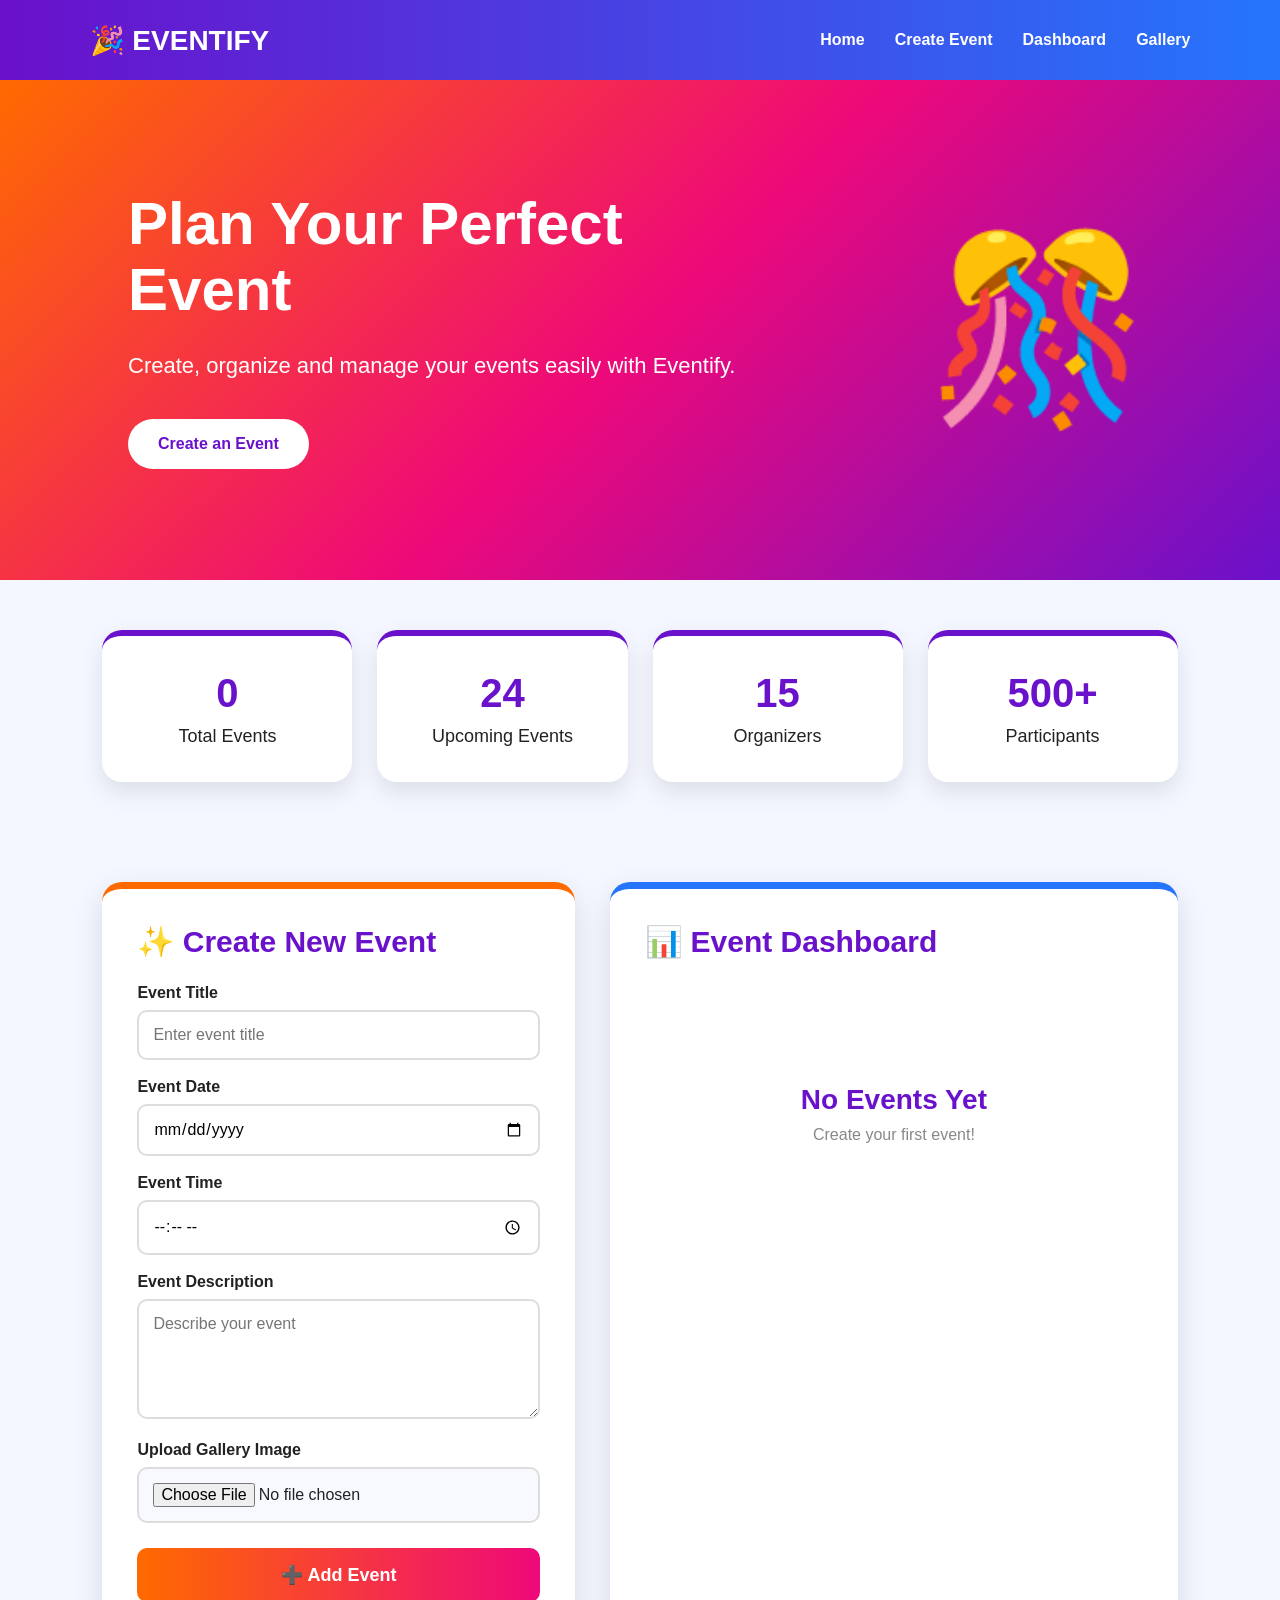
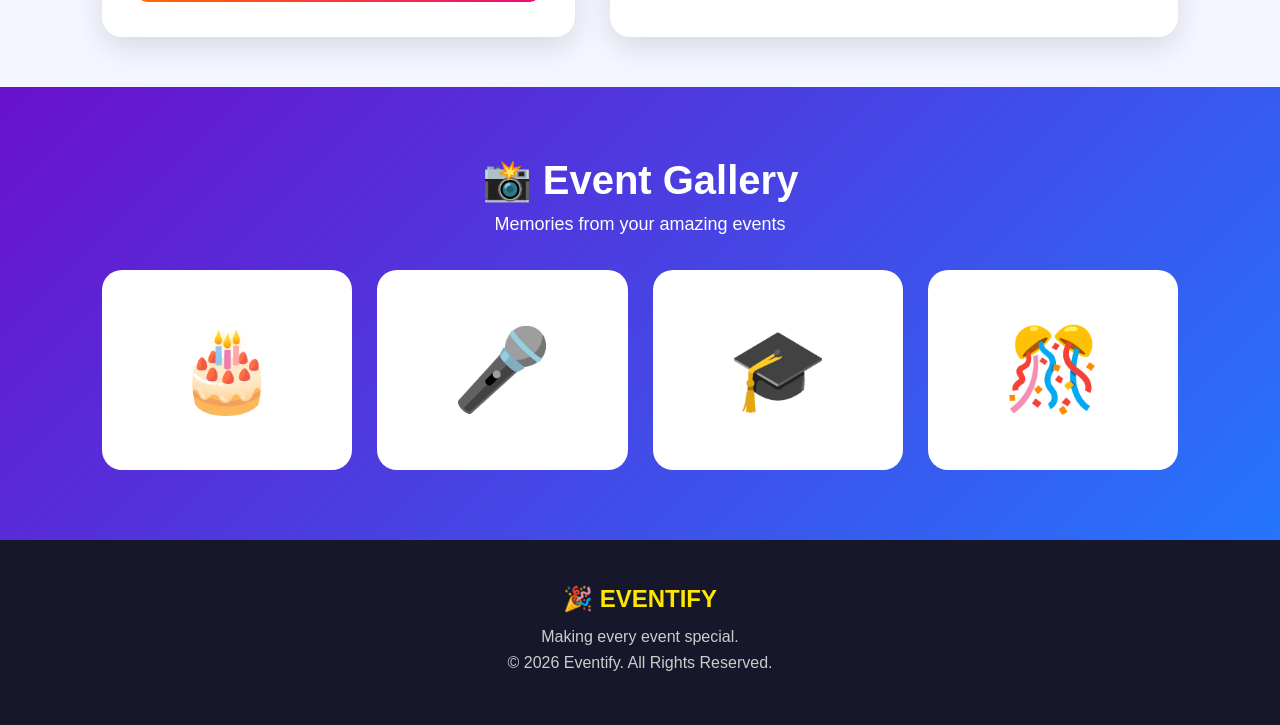
<file: index.html>
<!DOCTYPE html>
<html lang="en">
<head>
    <meta charset="UTF-8">
    <meta name="viewport" content="width=device-width, initial-scale=1.0">

    <title>Eventify - Event Organization</title>

    <link rel="stylesheet" href="style.css">
</head>

<body>

    <!-- Header -->
    <header>
        <div class="logo">🎉 EVENTIFY</div>

        <nav>
            <a href="#home">Home</a>
            <a href="#create">Create Event</a>
            <a href="#dashboard">Dashboard</a>
            <a href="#gallery">Gallery</a>
        </nav>
    </header>


    <!-- Hero Section -->
    <section class="hero" id="home">

        <div class="hero-text">
            <h1>Plan Your Perfect Event</h1>

            <p>
                Create, organize and manage your events
                easily with Eventify.
            </p>

            <a href="#create" class="hero-btn">
                Create an Event
            </a>
        </div>

        <div class="hero-image">
            🎊
        </div>

    </section>


    <!-- Statistics -->
    <section class="stats">

        <div class="stat-card">
            <h2 id="eventCount">0</h2>
            <p>Total Events</p>
        </div>

        <div class="stat-card">
            <h2>24</h2>
            <p>Upcoming Events</p>
        </div>

        <div class="stat-card">
            <h2>15</h2>
            <p>Organizers</p>
        </div>

        <div class="stat-card">
            <h2>500+</h2>
            <p>Participants</p>
        </div>

    </section>


    <!-- Create Event & Dashboard -->
    <section class="main-section" id="create">

        <!-- Create Event Form -->
        <div class="form-box">

            <h2>✨ Create New Event</h2>

            <label for="title">Event Title</label>
            <input
                type="text"
                id="title"
                placeholder="Enter event title"
            >

            <label for="date">Event Date</label>
            <input
                type="date"
                id="date"
            >

            <label for="time">Event Time</label>
            <input
                type="time"
                id="time"
            >

            <label for="description">Event Description</label>
            <textarea
                id="description"
                placeholder="Describe your event"
            ></textarea>

            <label for="galleryImage">Upload Gallery Image</label>
            <input
                type="file"
                id="galleryImage"
                accept="image/*"
            >

            <button type="button" onclick="addEvent()">
                ➕ Add Event
            </button>

        </div>


        <!-- Dashboard -->
        <div class="dashboard" id="dashboard">

            <h2>📊 Event Dashboard</h2>

            <div id="eventList">

                <div class="empty">
                    <h3>No Events Yet</h3>
                    <p>Create your first event!</p>
                </div>

            </div>

        </div>

    </section>


    <!-- Gallery -->
    <section class="gallery-section" id="gallery">

        <h2>📸 Event Gallery</h2>

        <p>
            Memories from your amazing events
        </p>

        <div class="gallery-grid">

            <div class="gallery-item">🎂</div>
            <div class="gallery-item">🎤</div>
            <div class="gallery-item">🎓</div>
            <div class="gallery-item">🎊</div>

        </div>

    </section>


    <!-- Footer -->
    <footer>

        <h2>🎉 EVENTIFY</h2>

        <p>
            Making every event special.
        </p>

        <p>
            &copy; 2026 Eventify. All Rights Reserved.
        </p>

    </footer>


    <!-- JavaScript -->
    <script src="script.js"></script>

</body>
</html>
</file>
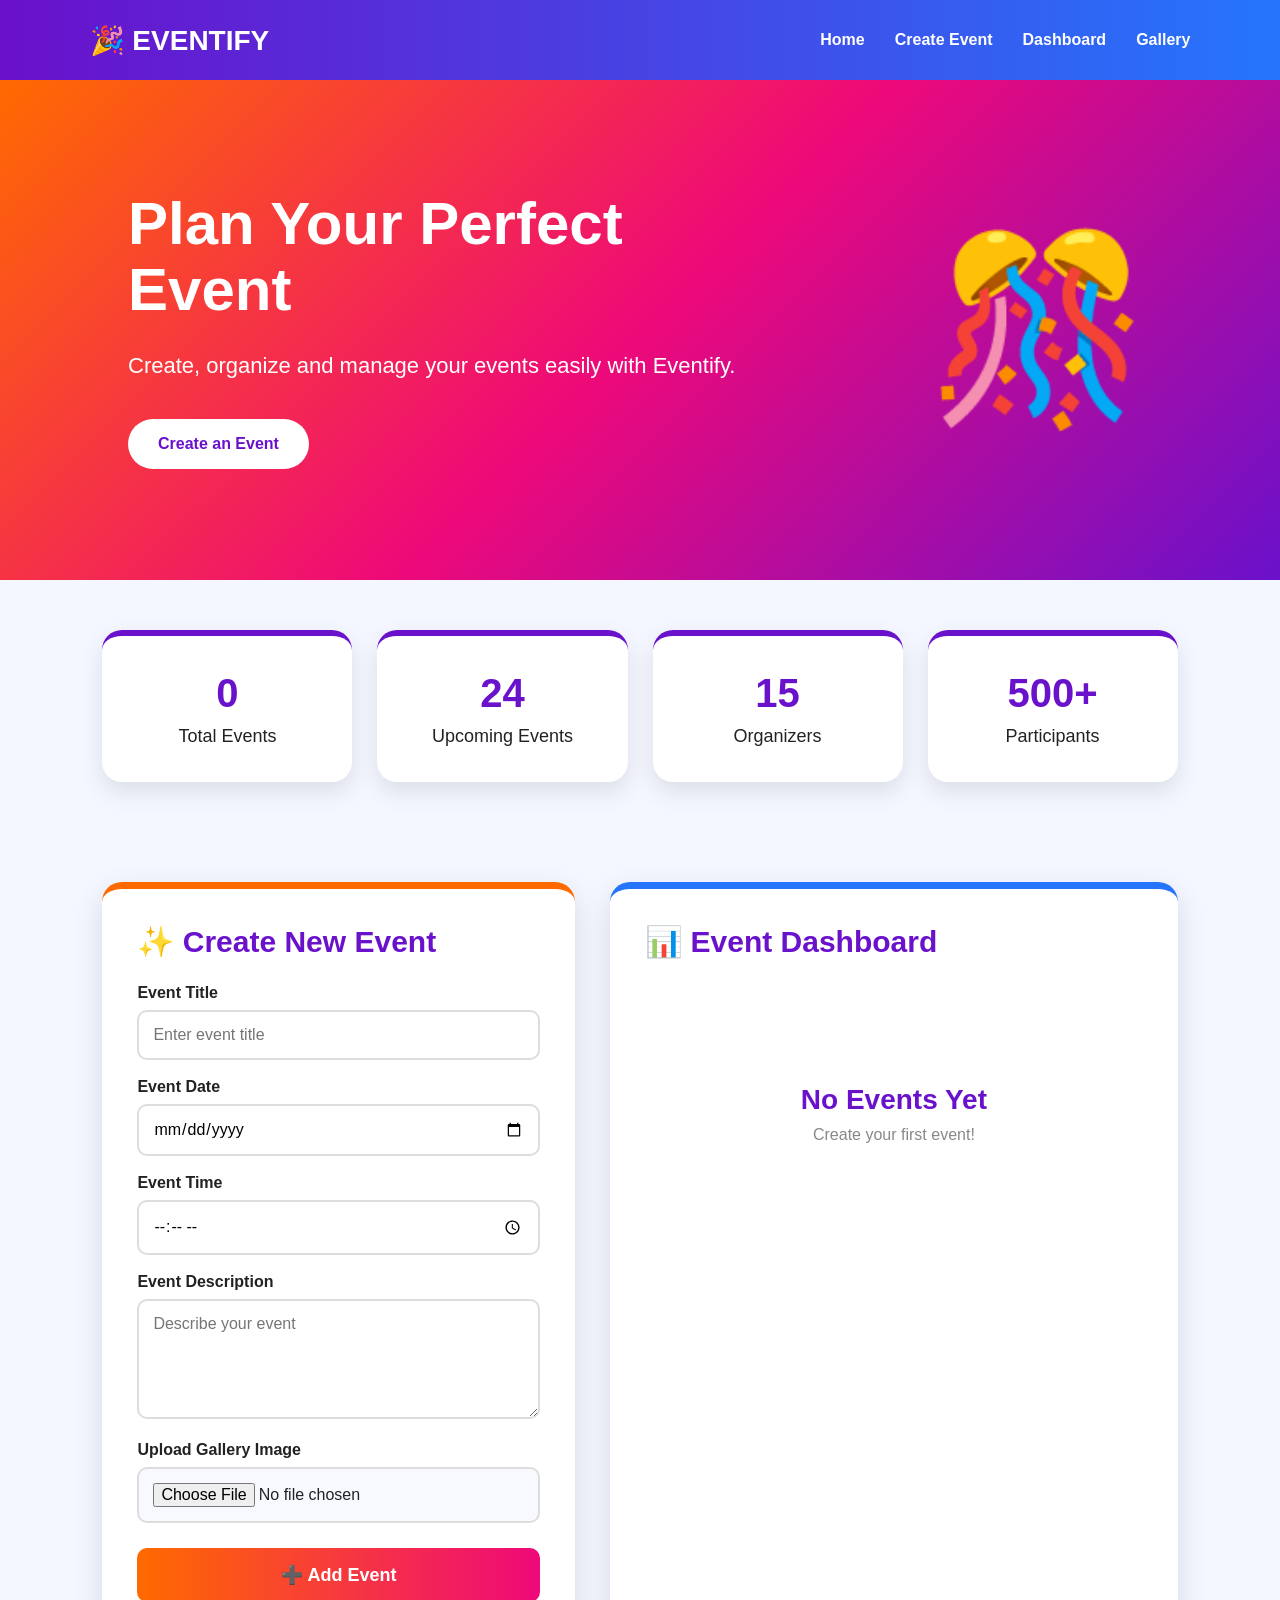
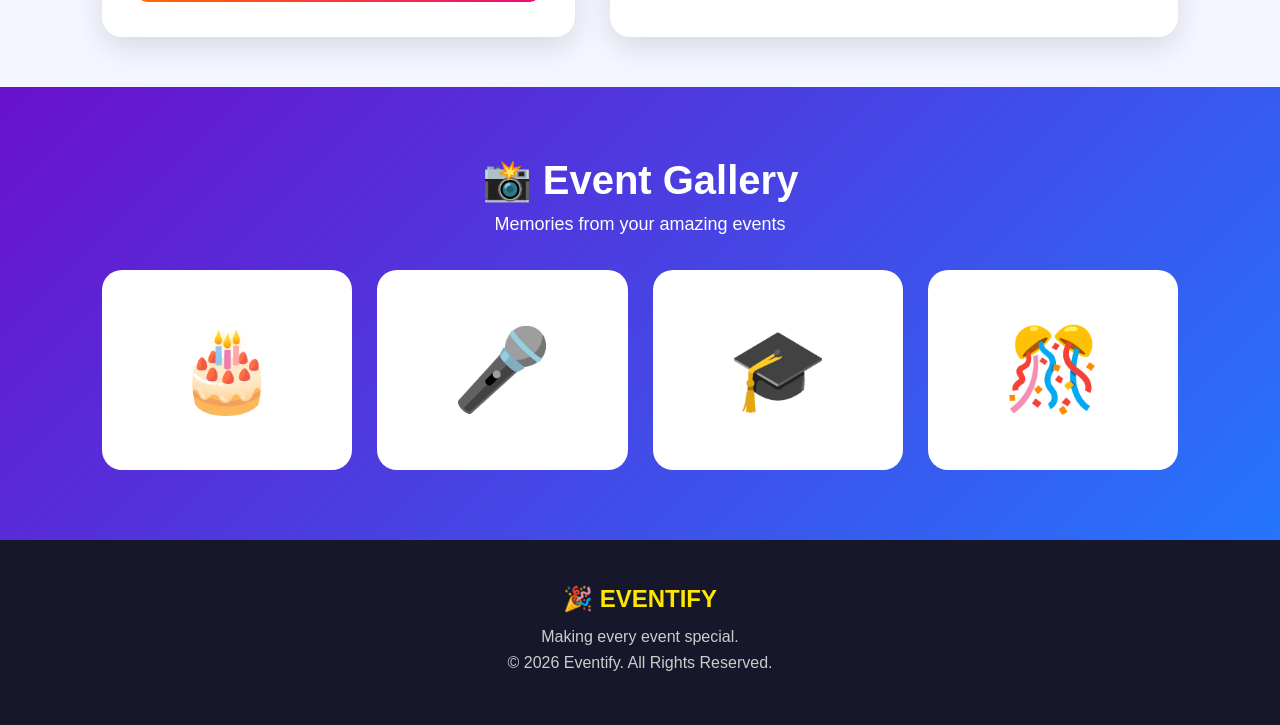
<file: start.html>
<!DOCTYPE html>
<html lang="en">
<head>
    <meta charset="UTF-8">
    <meta name="viewport" content="width=device-width, initial-scale=1.0">

    <title>Eventify - Event Organization</title>

    <link rel="stylesheet" href="style.css">
</head>

<body>

    <!-- Header -->
    <header>
        <div class="logo">🎉 EVENTIFY</div>

        <nav>
            <a href="#home">Home</a>
            <a href="#create">Create Event</a>
            <a href="#dashboard">Dashboard</a>
            <a href="#gallery">Gallery</a>
        </nav>
    </header>


    <!-- Hero Section -->
    <section class="hero" id="home">

        <div class="hero-text">
            <h1>Plan Your Perfect Event</h1>

            <p>
                Create, organize and manage your events
                easily with Eventify.
            </p>

            <a href="#create" class="hero-btn">
                Create an Event
            </a>
        </div>

        <div class="hero-image">
            🎊
        </div>

    </section>


    <!-- Statistics -->
    <section class="stats">

        <div class="stat-card">
            <h2 id="eventCount">0</h2>
            <p>Total Events</p>
        </div>

        <div class="stat-card">
            <h2>24</h2>
            <p>Upcoming Events</p>
        </div>

        <div class="stat-card">
            <h2>15</h2>
            <p>Organizers</p>
        </div>

        <div class="stat-card">
            <h2>500+</h2>
            <p>Participants</p>
        </div>

    </section>


    <!-- Create Event & Dashboard -->
    <section class="main-section" id="create">

        <!-- Create Event Form -->
        <div class="form-box">

            <h2>✨ Create New Event</h2>

            <label for="title">Event Title</label>
            <input
                type="text"
                id="title"
                placeholder="Enter event title"
            >

            <label for="date">Event Date</label>
            <input
                type="date"
                id="date"
            >

            <label for="time">Event Time</label>
            <input
                type="time"
                id="time"
            >

            <label for="description">Event Description</label>
            <textarea
                id="description"
                placeholder="Describe your event"
            ></textarea>

            <label for="galleryImage">Upload Gallery Image</label>
            <input
                type="file"
                id="galleryImage"
                accept="image/*"
            >

            <button type="button" onclick="addEvent()">
                ➕ Add Event
            </button>

        </div>


        <!-- Dashboard -->
        <div class="dashboard" id="dashboard">

            <h2>📊 Event Dashboard</h2>

            <div id="eventList">

                <div class="empty">
                    <h3>No Events Yet</h3>
                    <p>Create your first event!</p>
                </div>

            </div>

        </div>

    </section>


    <!-- Gallery -->
    <section class="gallery-section" id="gallery">

        <h2>📸 Event Gallery</h2>

        <p>
            Memories from your amazing events
        </p>

        <div class="gallery-grid">

            <div class="gallery-item">🎂</div>
            <div class="gallery-item">🎤</div>
            <div class="gallery-item">🎓</div>
            <div class="gallery-item">🎊</div>

        </div>

    </section>


    <!-- Footer -->
    <footer>

        <h2>🎉 EVENTIFY</h2>

        <p>
            Making every event special.
        </p>

        <p>
            &copy; 2026 Eventify. All Rights Reserved.
        </p>

    </footer>


    <!-- JavaScript -->
    <script src="script.js"></script>

</body>
</html>
</file>
<file: style.css>
/* =========================
   GLOBAL STYLES
========================= */

* {
    margin: 0;
    padding: 0;
    box-sizing: border-box;
}

html {
    scroll-behavior: smooth;
}

body {
    font-family: Arial, sans-serif;
    background: #f4f7ff;
    color: #222;
}


/* =========================
   HEADER
========================= */

header {
    min-height: 80px;
    background: linear-gradient(90deg, #6a11cb, #2575fc);
    color: white;

    display: flex;
    align-items: center;
    justify-content: space-between;

    padding: 20px 7%;

    position: sticky;
    top: 0;
    z-index: 1000;
}

.logo {
    font-size: 28px;
    font-weight: bold;
}

nav {
    display: flex;
    align-items: center;
}

nav a {
    color: white;
    text-decoration: none;
    margin-left: 30px;
    font-weight: bold;
    transition: 0.3s;
}

nav a:hover {
    color: #ffe600;
}


/* =========================
   HERO SECTION
========================= */

.hero {
    min-height: 500px;

    background: linear-gradient(
        135deg,
        #ff6a00,
        #ee0979,
        #6a11cb
    );

    color: white;

    display: flex;
    align-items: center;
    justify-content: space-between;

    padding: 60px 10%;
}

.hero-text {
    max-width: 650px;
}

.hero-text h1 {
    font-size: 60px;
    margin-bottom: 25px;
    line-height: 1.1;
}

.hero-text p {
    font-size: 22px;
    margin-bottom: 35px;
    line-height: 1.6;
}

.hero-btn {
    display: inline-block;

    background: white;
    color: #6a11cb;

    padding: 16px 30px;

    border-radius: 30px;

    text-decoration: none;
    font-weight: bold;

    transition: 0.3s;
}

.hero-btn:hover {
    transform: scale(1.05);
    background: #ffe600;
}

.hero-image {
    font-size: 180px;
}


/* =========================
   STATISTICS
========================= */

.stats {
    display: grid;
    grid-template-columns: repeat(4, 1fr);

    gap: 25px;

    padding: 50px 8%;
}

.stat-card {
    background: white;

    padding: 35px 20px;

    text-align: center;

    border-radius: 20px;

    box-shadow: 0 10px 25px rgba(0, 0, 0, 0.1);

    border-top: 6px solid #6a11cb;

    transition: 0.3s;
}

.stat-card:hover {
    transform: translateY(-5px);
}

.stat-card h2 {
    font-size: 40px;
    color: #6a11cb;
}

.stat-card p {
    margin-top: 10px;
    font-size: 18px;
}


/* =========================
   MAIN SECTION
========================= */

.main-section {
    display: grid;
    grid-template-columns: 1fr 1.2fr;

    gap: 35px;

    padding: 50px 8%;
}


/* =========================
   FORM
========================= */

.form-box {
    background: white;

    padding: 35px;

    border-radius: 20px;

    box-shadow: 0 10px 30px rgba(0, 0, 0, 0.12);

    border-top: 7px solid #ff6a00;
}

.form-box h2,
.dashboard h2 {
    color: #6a11cb;
    font-size: 30px;
    margin-bottom: 25px;
}

label {
    display: block;

    font-weight: bold;

    margin-top: 18px;
    margin-bottom: 8px;
}

input,
textarea {
    width: 100%;

    padding: 14px;

    border: 2px solid #ddd;

    border-radius: 10px;

    font-size: 16px;

    outline: none;

    font-family: inherit;
}

input:focus,
textarea:focus {
    border-color: #6a11cb;
}

textarea {
    height: 120px;
    resize: vertical;
}


/* FILE INPUT */

input[type="file"] {
    background: #f8f9ff;
    cursor: pointer;
}


/* BUTTON */

button {
    width: 100%;

    padding: 16px;

    margin-top: 25px;

    border: none;

    border-radius: 10px;

    background: linear-gradient(
        90deg,
        #ff6a00,
        #ee0979
    );

    color: white;

    font-size: 18px;

    font-weight: bold;

    cursor: pointer;

    transition: 0.3s;
}

button:hover {
    transform: translateY(-3px);

    box-shadow: 0 8px 20px rgba(238, 9, 121, 0.3);
}


/* =========================
   DASHBOARD
========================= */

.dashboard {
    background: white;

    padding: 35px;

    border-radius: 20px;

    box-shadow: 0 10px 30px rgba(0, 0, 0, 0.12);

    border-top: 7px solid #2575fc;

    min-height: 500px;
}


/* =========================
   EVENT CARD
========================= */

.event-card {
    background: linear-gradient(
        135deg,
        #ffffff,
        #f0f4ff
    );

    border-radius: 15px;

    padding: 20px;

    margin-bottom: 20px;

    border-left: 6px solid #ee0979;

    box-shadow: 0 5px 15px rgba(0, 0, 0, 0.08);

    transition: 0.3s;
}

.event-card:hover {
    transform: translateY(-3px);
}

.event-card h3 {
    color: #ee0979;

    font-size: 25px;

    margin-bottom: 12px;
}

.event-card p {
    margin: 8px 0;
    font-size: 16px;
}

.event-card img {
    width: 100%;

    height: 220px;

    object-fit: cover;

    border-radius: 12px;

    margin-top: 15px;
}


/* DELETE BUTTON */

.delete-btn {
    background: #e63946;

    margin-top: 15px;
}

.delete-btn:hover {
    background: #b91c1c;

    box-shadow: none;
}


/* =========================
   EMPTY DASHBOARD
========================= */

.empty {
    text-align: center;

    padding: 100px 20px;

    color: #888;
}

.empty h3 {
    font-size: 28px;

    color: #6a11cb;

    margin-bottom: 10px;
}


/* =========================
   GALLERY
========================= */

.gallery-section {
    text-align: center;

    padding: 70px 8%;

    background: linear-gradient(
        135deg,
        #6a11cb,
        #2575fc
    );

    color: white;
}

.gallery-section h2 {
    font-size: 40px;
    margin-bottom: 10px;
}

.gallery-section p {
    font-size: 18px;
    margin-bottom: 35px;
}

.gallery-grid {
    display: grid;

    grid-template-columns: repeat(4, 1fr);

    gap: 25px;
}

.gallery-item {
    height: 200px;

    background: white;

    border-radius: 20px;

    display: flex;
    justify-content: center;
    align-items: center;

    font-size: 80px;

    transition: 0.3s;
}

.gallery-item:hover {
    transform: scale(1.05) rotate(2deg);
}


/* =========================
   FOOTER
========================= */

footer {
    background: #17172b;

    color: white;

    text-align: center;

    padding: 45px 20px;
}

footer h2 {
    color: #ffe600;
    margin-bottom: 15px;
}

footer p {
    margin: 8px;
    color: #ccc;
}


/* =========================
   RESPONSIVE - TABLET
========================= */

@media (max-width: 900px) {

    header {
        flex-direction: column;
        gap: 15px;
    }

    nav {
        display: flex;
    }

    nav a {
        margin: 0 10px;
    }

    .hero {
        text-align: center;

        flex-direction: column;

        gap: 30px;

        padding: 60px 7%;
    }

    .hero-text h1 {
        font-size: 45px;
    }

    .stats {
        grid-template-columns: repeat(2, 1fr);
    }

    .main-section {
        grid-template-columns: 1fr;
    }

    .gallery-grid {
        grid-template-columns: repeat(2, 1fr);
    }
}


/* =========================
   RESPONSIVE - MOBILE
========================= */

@media (max-width: 500px) {

    header {
        padding: 15px 5%;
    }

    .logo {
        font-size: 23px;
    }

    nav {
        flex-wrap: wrap;
        justify-content: center;
        gap: 10px;
    }

    nav a {
        margin: 0 5px;
        font-size: 14px;
    }

    .hero {
        min-height: 450px;
        padding: 50px 5%;
    }

    .hero-text h1 {
        font-size: 35px;
    }

    .hero-text p {
        font-size: 18px;
    }

    .hero-image {
        font-size: 100px;
    }

    .stats {
        grid-template-columns: 1fr;
        padding: 40px 5%;
    }

    .main-section {
        padding: 40px 5%;
    }

    .form-box,
    .dashboard {
        padding: 25px;
    }

    .gallery-grid {
        grid-template-columns: 1fr;
    }

    .gallery-section {
        padding: 50px 5%;
    }

    .gallery-section h2 {
        font-size: 32px;
    }
}
</file>
